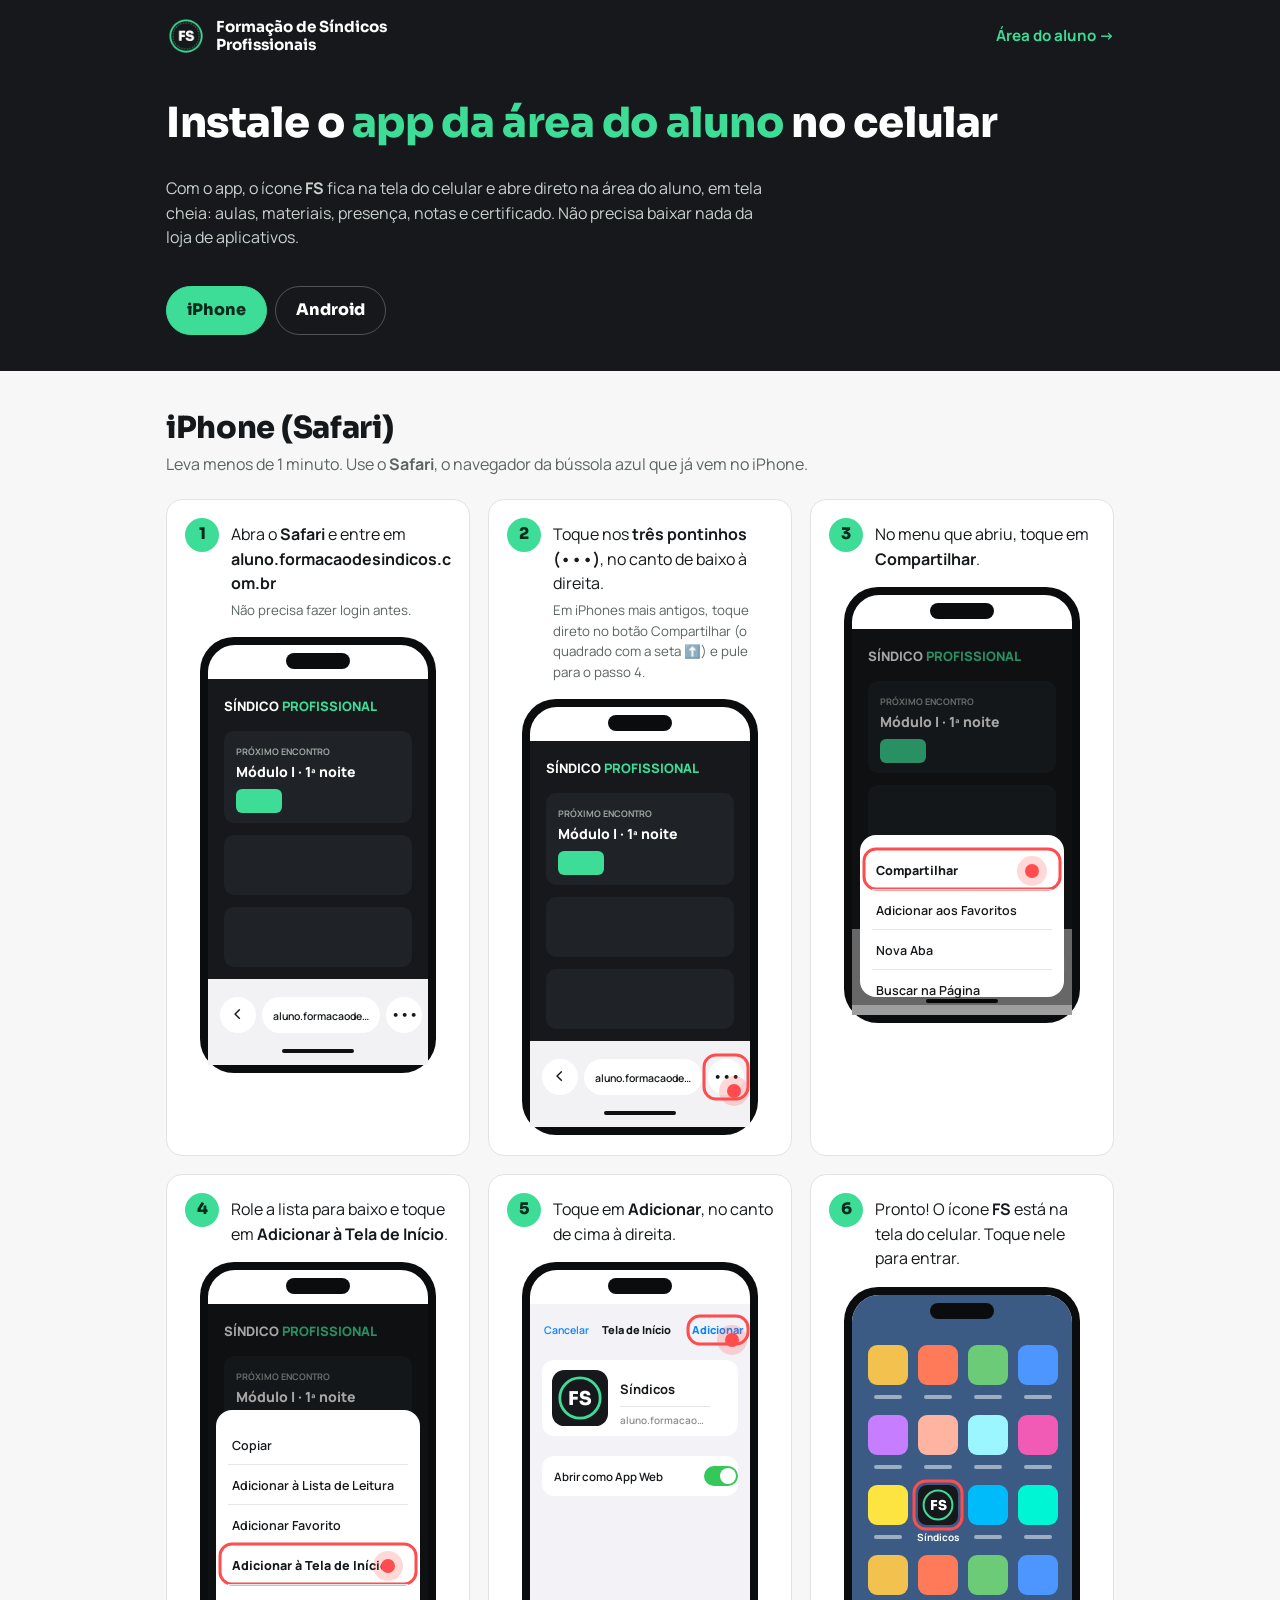
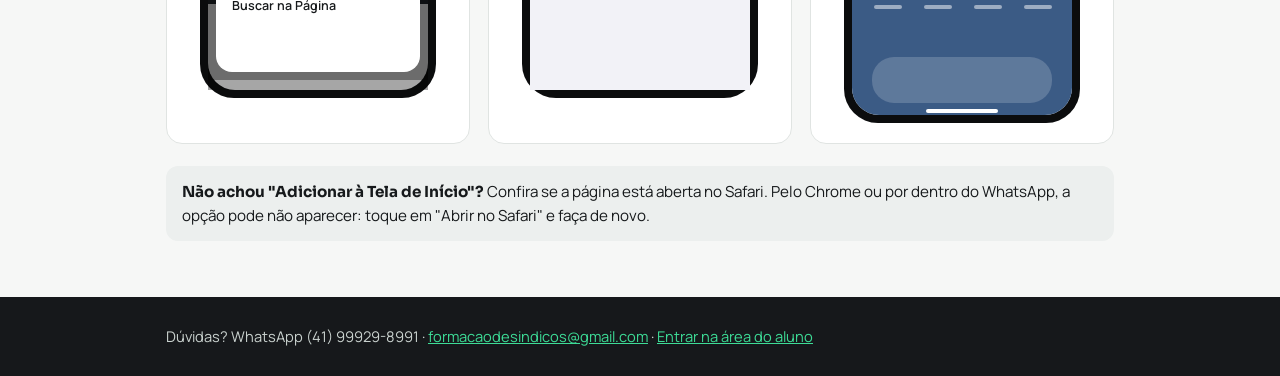
<file: instalar.html>
<!doctype html>
<html lang="pt-BR">
<head>
<meta charset="utf-8">
<meta name="viewport" content="width=device-width,initial-scale=1,viewport-fit=cover">
<title>Instalar o app · Formação de Síndicos</title>
<meta name="description" content="Passo a passo com imagens para instalar o app da área do aluno no iPhone e no Android.">
<link rel="manifest" href="manifest.webmanifest">
<meta name="theme-color" content="#16181B">
<link rel="apple-touch-icon" href="img/app/apple-touch-icon.png">
<link rel="icon" href="img/app/icon-192.png">
<link rel="preconnect" href="https://fonts.googleapis.com">
<link rel="preconnect" href="https://fonts.gstatic.com" crossorigin>
<link rel="stylesheet" href="https://fonts.googleapis.com/css2?family=Sora:wght@600;700;800&family=Manrope:wght@400;600;700&display=swap">
<style>
:root{--bg:#F6F7F6;--surface:#fff;--ink:#16191B;--muted:#5B6461;--line:#E0E4E2;--soft:#ECEFEE;--dark:#16181B;--green:#3DDC97;--green-ink:#13795B;
  --fd:"Sora","Segoe UI",Arial,sans-serif;--fb:"Manrope","Segoe UI",Roboto,Arial,sans-serif}
@media (prefers-color-scheme:dark){:root:not([data-theme="light"]){--bg:#0E1011;--surface:#16191B;--ink:#E8ECEA;--muted:#9BA6A2;--line:#2A2F33;--soft:#1D2124;--green-ink:#3DDC97}}
:root[data-theme="dark"]{--bg:#0E1011;--surface:#16191B;--ink:#E8ECEA;--muted:#9BA6A2;--line:#2A2F33;--soft:#1D2124;--green-ink:#3DDC97}
*{box-sizing:border-box}
body{margin:0;background:var(--bg);color:var(--ink);font-family:var(--fb);font-size:16px;line-height:1.55}
h1,h2,h3{font-family:var(--fd);line-height:1.15;margin:0;letter-spacing:-.01em}
.top{background:var(--dark);color:#fff}
.wrap{max-width:980px;margin:0 auto;padding:0 16px}
.bar{display:flex;align-items:center;justify-content:space-between;gap:12px;padding:16px 0}
.logo{display:flex;align-items:center;gap:10px;text-decoration:none;color:#fff}
.logo img{width:40px;height:40px;border-radius:9px}
.logo b{font-family:var(--fd);font-size:.95rem;line-height:1.2}
.bar a.voltar{color:var(--green);font-weight:700;text-decoration:none;font-size:.95rem}
.hero{padding:28px 0 36px;display:grid;gap:12px}
.hero h1{font-size:clamp(1.8rem,5vw,2.6rem);font-weight:800}
.hero h1 span{color:var(--green)}
.hero p{color:#C9D1CE;max-width:60ch}
.abas{display:flex;gap:8px;margin-top:8px;flex-wrap:wrap}
.abas button{font:inherit;font-weight:800;font-family:var(--fd);border-radius:999px;padding:11px 20px;border:1.5px solid rgba(255,255,255,.25);background:transparent;color:#fff;cursor:pointer}
.abas button[aria-selected="true"]{background:var(--green);border-color:var(--green);color:#062B1A}
main.wrap{padding-top:40px;padding-bottom:56px}
.tut[hidden]{display:none}
.tut>h2{font-size:clamp(1.4rem,3.4vw,1.9rem);font-weight:800;margin-bottom:6px}
.tut>p.sub{color:var(--muted);margin:0 0 22px}
.passos{display:grid;grid-template-columns:repeat(auto-fill,minmax(270px,1fr));gap:18px;list-style:none;margin:0;padding:0;counter-reset:p}
.passo{background:var(--surface);border:1px solid var(--line);border-radius:16px;padding:18px;display:flex;flex-direction:column;gap:14px;counter-increment:p}
.passo .txt{display:flex;gap:12px;align-items:flex-start}
.passo .txt:before{content:counter(p);flex:none;width:34px;height:34px;border-radius:50%;background:var(--green);color:#062B1A;font-family:var(--fd);font-weight:800;display:grid;place-items:center}
.passo .txt p{margin:4px 0 0;min-width:0;overflow-wrap:anywhere}
.passo .txt small{display:block;color:var(--muted);margin-top:4px}
.passo svg{width:100%;max-width:240px;height:auto;margin:0 auto;display:block}
.nota{margin-top:22px;background:var(--soft);border-radius:12px;padding:14px 16px;font-size:.95rem}
.nota b{font-family:var(--fd)}
footer{background:var(--dark);color:#C9D1CE;padding:28px 0;font-size:.92rem}
footer a{color:var(--green)}
</style>
</head>
<body>
<header class="top">
  <div class="wrap">
    <div class="bar">
      <a class="logo" href="entrar.html"><img src="img/app/icon-192.png" alt=""><b>Formação de Síndicos<br>Profissionais</b></a>
      <a class="voltar" href="entrar.html">Área do aluno →</a>
    </div>
    <div class="hero">
      <h1>Instale o <span>app da área do aluno</span> no celular</h1>
      <p>Com o app, o ícone <b>FS</b> fica na tela do celular e abre direto na área do aluno, em tela cheia: aulas, materiais, presença, notas e certificado. Não precisa baixar nada da loja de aplicativos.</p>
      <div class="abas" role="tablist">
        <button role="tab" id="ab-ios" aria-selected="true" aria-controls="ios">iPhone</button>
        <button role="tab" id="ab-and" aria-selected="false" aria-controls="android">Android</button>
      </div>
    </div>
  </div>
</header>

<main class="wrap">
  <section class="tut" id="ios" role="tabpanel" aria-labelledby="ab-ios">
    <h2>iPhone (Safari)</h2>
    <p class="sub">Leva menos de 1 minuto. Use o <b>Safari</b>, o navegador da bússola azul que já vem no iPhone.</p>
    <ol class="passos">
      <li class="passo"><div class="txt"><p>Abra o <b>Safari</b> e entre em <b>aluno.formacaodesindicos.com.br</b><small>Não precisa fazer login antes.</small></p></div><svg data-tela="ios1"></svg></li>
      <li class="passo"><div class="txt"><p>Toque nos <b>três pontinhos (•••)</b>, no canto de baixo à direita.<small>Em iPhones mais antigos, toque direto no botão Compartilhar (o quadrado com a seta ⬆️) e pule para o passo 4.</small></p></div><svg data-tela="ios2"></svg></li>
      <li class="passo"><div class="txt"><p>No menu que abriu, toque em <b>Compartilhar</b>.</p></div><svg data-tela="ios3"></svg></li>
      <li class="passo"><div class="txt"><p>Role a lista para baixo e toque em <b>Adicionar à Tela de Início</b>.</p></div><svg data-tela="ios4"></svg></li>
      <li class="passo"><div class="txt"><p>Toque em <b>Adicionar</b>, no canto de cima à direita.</p></div><svg data-tela="ios5"></svg></li>
      <li class="passo"><div class="txt"><p>Pronto! O ícone <b>FS</b> está na tela do celular. Toque nele para entrar.</p></div><svg data-tela="home"></svg></li>
    </ol>
    <div class="nota"><b>Não achou "Adicionar à Tela de Início"?</b> Confira se a página está aberta no Safari. Pelo Chrome ou por dentro do WhatsApp, a opção pode não aparecer: toque em "Abrir no Safari" e faça de novo.</div>
  </section>

  <section class="tut" id="android" role="tabpanel" aria-labelledby="ab-and" hidden>
    <h2>Android (Chrome)</h2>
    <p class="sub">Leva menos de 1 minuto. Use o <b>Chrome</b>, o navegador que já vem na maioria dos celulares Android.</p>
    <ol class="passos">
      <li class="passo"><div class="txt"><p>Abra o <b>Chrome</b> e entre em <b>aluno.formacaodesindicos.com.br</b></p></div><svg data-tela="and1"></svg></li>
      <li class="passo"><div class="txt"><p>Embaixo aparece o aviso <b>"Instale o app no celular"</b>. Toque em <b>Instalar</b>.<small>Se o aviso não aparecer, veja o caminho alternativo logo abaixo.</small></p></div><svg data-tela="and2"></svg></li>
      <li class="passo"><div class="txt"><p>Na janela do celular, toque em <b>Instalar</b> de novo.</p></div><svg data-tela="and3"></svg></li>
      <li class="passo"><div class="txt"><p>Pronto! O ícone <b>FS</b> está na tela do celular. Toque nele para entrar.</p></div><svg data-tela="homeA"></svg></li>
    </ol>
    <h3 style="margin:30px 0 14px;font-size:1.2rem">Caminho alternativo: pelo menu do Chrome</h3>
    <ol class="passos">
      <li class="passo"><div class="txt"><p>Toque nos <b>três pontinhos (⋮)</b>, no canto de cima à direita.</p></div><svg data-tela="and4"></svg></li>
      <li class="passo"><div class="txt"><p>Toque em <b>Instalar app</b> ou <b>Adicionar à tela inicial</b>. Depois confirme em <b>Instalar</b>.</p></div><svg data-tela="and5"></svg></li>
    </ol>
  </section>
</main>

<footer><div class="wrap">Dúvidas? WhatsApp (41) 99929-8991 · <a href="mailto:formacaodesindicos@gmail.com">formacaodesindicos@gmail.com</a> · <a href="entrar.html">Entrar na área do aluno</a></div></footer>

<script>
(function () {
  // Ilustrações das telas (desenhadas aqui, sem fotos)
  const G = '#3DDC97', D = '#16181B';
  const W = 240, H = 440;
  const t = (x, y, s, o = {}) => `<text x="${x}" y="${y}" font-family="Manrope,Arial,sans-serif" font-size="${o.fs || 12}" font-weight="${o.fw || 600}" fill="${o.c || '#16191B'}" text-anchor="${o.a || 'start'}">${s}</text>`;
  const r = (x, y, w, h, f, o = {}) => `<rect x="${x}" y="${y}" width="${w}" height="${h}" rx="${o.rx || 0}" fill="${f}" ${o.s ? `stroke="${o.s}" stroke-width="${o.sw || 1}"` : ''}/>`;
  const alvo = (x, y, w, h) => `<rect x="${x - 4}" y="${y - 4}" width="${w + 8}" height="${h + 8}" rx="12" fill="none" stroke="#FF4D4F" stroke-width="3"/>`;
  const dedo = (x, y) => `<g transform="translate(${x} ${y})"><circle r="15" fill="#FF4D4F" opacity=".22"/><circle r="7" fill="#FF4D4F"/></g>`;
  const icone = (x, y, s) => `<g transform="translate(${x} ${y})">${r(0, 0, s, s, D, { rx: s * .22 })}<circle cx="${s / 2}" cy="${s / 2}" r="${s * .36}" fill="none" stroke="${G}" stroke-width="${s * .05}"/><text x="${s / 2}" y="${s * .62}" text-anchor="middle" font-family="Sora,Arial,sans-serif" font-weight="800" font-size="${s * .34}" fill="#fff">FS</text></g>`;
  const moldura = (miolo, escuro) => `<svg viewBox="0 0 ${W} ${H}" xmlns="http://www.w3.org/2000/svg" role="img">
    ${r(2, 2, W - 4, H - 4, '#0B0C0D', { rx: 34 })}${r(10, 10, W - 20, H - 20, escuro ? '#101214' : '#fff', { rx: 27 })}
    ${miolo}${r(88, 18, 64, 16, '#0B0C0D', { rx: 8 })}</svg>`;
  const site = () => `${r(10, 44, W - 20, 300, '#16181B')}${t(26, 76, 'SÍNDICO', { c: '#fff', fw: 800, fs: 13 })}${t(84, 76, 'PROFISSIONAL', { c: G, fw: 800, fs: 13 })}
    ${r(26, 96, 188, 92, '#1F2327', { rx: 10 })}${t(38, 120, 'PRÓXIMO ENCONTRO', { c: '#9BA6A2', fs: 9, fw: 700 })}${t(38, 142, 'Módulo I · 1ª noite', { c: '#fff', fw: 800, fs: 14 })}${r(38, 154, 46, 24, G, { rx: 6 })}
    ${r(26, 200, 188, 60, '#1F2327', { rx: 10 })}${r(26, 272, 188, 60, '#1F2327', { rx: 10 })}`;
  const barraSafari = (marca) => `${r(10, 344, W - 20, 86, '#F2F2F4', { rx: 0 })}${r(22, 362, 36, 36, '#fff', { rx: 18 })}${t(40, 386, '‹', { a: 'middle', fs: 22, fw: 400 })}
    ${r(64, 362, 118, 36, '#fff', { rx: 18 })}${t(123, 385, 'aluno.formacaode…', { a: 'middle', fs: 10.5 })}${r(188, 362, 36, 36, '#fff', { rx: 18 })}${t(206, 384, '•••', { a: 'middle', fs: 13, fw: 800 })}
    ${marca ? alvo(188, 362, 36, 36) + dedo(214, 394) : ''}${r(84, 414, 72, 4, '#111', { rx: 2 })}`;
  const folha = (y, itens, i) => `${r(10, 44, W - 20, H - 54, 'rgba(0,0,0,.35)', { rx: 0 })}${r(10, 344, W - 20, 76, 'rgba(0,0,0,.35)', { rx: 0 })}${r(18, y, W - 36, H - y - 28, '#fff', { rx: 16 })}
    ${itens.map((s, k) => `${k ? r(30, y + 14 + k * 40, W - 60, 1, '#E5E5EA') : ''}${t(34, y + 40 + k * 40, s, { fs: 12.5, fw: k === i ? 800 : 600 })}${k === i ? alvo(26, y + 18 + k * 40, W - 52, 32) + dedo(W - 50, y + 36 + k * 40) : ''}`).join('')}`;
  const telaHome = (android) => {
    let s = r(10, 10, W - 20, H - 20, android ? '#1B3A4B' : '#3B5B85', { rx: 27 });
    const cores = ['#F2C14E', '#FF7A59', '#6BCB77', '#4D96FF', '#C77DFF', '#FFB4A2', '#9BF6FF', '#F15BB5', '#FEE440', '#00BBF9', '#00F5D4'];
    let k = 0;
    for (let l = 0; l < 4; l++) for (let c = 0; c < 4; c++) {
      const x = 26 + c * 50, y = 60 + l * 70;
      if (l === 2 && c === 1) { s += icone(x, y, 40) + alvo(x, y, 40, 40) + t(x + 20, y + 56, android ? 'Síndicos' : 'Síndicos', { c: '#fff', a: 'middle', fs: 10, fw: 700 }); continue; }
      s += r(x, y, 40, 40, cores[k++ % cores.length], { rx: android ? 20 : 9 }) + r(x + 6, y + 50, 28, 4, 'rgba(255,255,255,.5)', { rx: 2 });
    }
    return s + r(30, 372, W - 60, 46, 'rgba(255,255,255,.18)', { rx: 22 }) + r(84, 424, 72, 4, '#fff', { rx: 2 });
  };
  const chromeTopo = (marca) => `${r(10, 44, W - 20, 40, '#F1F3F4')}${r(20, 52, 170, 26, '#fff', { rx: 13 })}${t(34, 69, 'aluno.formacaodesindicos…', { fs: 10 })}${t(212, 72, '⋮', { a: 'middle', fs: 20, fw: 800 })}${marca ? alvo(200, 52, 24, 26) + dedo(214, 70) : ''}`;
  const siteA = () => `${chromeTopo(false)}${r(10, 84, W - 20, 300, '#16181B')}${t(26, 114, 'SÍNDICO', { c: '#fff', fw: 800, fs: 13 })}${t(84, 114, 'PROFISSIONAL', { c: G, fw: 800, fs: 13 })}
    ${r(26, 130, 188, 92, '#1F2327', { rx: 10 })}${t(38, 154, 'PRÓXIMO ENCONTRO', { c: '#9BA6A2', fs: 9, fw: 700 })}${t(38, 176, 'Módulo I · 1ª noite', { c: '#fff', fw: 800, fs: 14 })}${r(38, 188, 46, 24, G, { rx: 6 })}
    ${r(26, 234, 188, 60, '#1F2327', { rx: 10 })}${r(10, 384, W - 20, 46, '#fff', { rx: 0 })}${r(84, 416, 72, 4, '#111', { rx: 2 })}`;
  const convite = (marca) => `${r(18, 300, W - 36, 70, '#16181B', { rx: 14, s: '#2A2F33' })}${icone(28, 315, 38)}${t(74, 330, 'Instale o app', { c: '#fff', fw: 800, fs: 11.5 })}${t(74, 346, 'no celular', { c: '#fff', fw: 800, fs: 11.5 })}
    ${r(150, 318, 62, 32, G, { rx: 8 })}${t(181, 339, 'Instalar', { a: 'middle', fw: 800, fs: 11, c: '#062B1A' })}${marca ? alvo(150, 318, 62, 32) + dedo(200, 346) : ''}`;
  const telas = {
    ios1: () => moldura(site() + barraSafari(false)),
    ios2: () => moldura(site() + barraSafari(true)),
    ios3: () => moldura(site() + barraSafari(false) + folha(250, ['Compartilhar', 'Adicionar aos Favoritos', 'Nova Aba', 'Buscar na Página'], 0)),
    ios4: () => moldura(site() + folha(150, ['Copiar', 'Adicionar à Lista de Leitura', 'Adicionar Favorito', 'Adicionar à Tela de Início', 'Buscar na Página'], 3)),
    ios5: () => moldura(`${r(10, 44, W - 20, H - 54, '#F2F2F7')}${t(24, 74, 'Cancelar', { c: '#0A84FF', fs: 10.5 })}${t(116, 74, 'Tela de Início', { a: 'middle', fw: 800, fs: 11 })}${t(198, 74, 'Adicionar', { c: '#0A84FF', fw: 800, fs: 11, a: 'middle' })}${alvo(172, 60, 52, 20)}${dedo(212, 80)}
      ${r(22, 100, W - 44, 76, '#fff', { rx: 12 })}${icone(32, 110, 56)}${t(100, 134, 'Síndicos', { fs: 13, fw: 700 })}${r(100, 146, 90, 1, '#E5E5EA')}${t(100, 164, 'aluno.formacao…', { c: '#8E8E93', fs: 10 })}
      ${r(22, 196, W - 44, 40, '#fff', { rx: 12 })}${t(34, 221, 'Abrir como App Web', { fs: 11.5 })}${r(184, 206, 34, 20, '#34C759', { rx: 10 })}<circle cx="208" cy="216" r="8" fill="#fff"/>`),
    home: () => moldura(telaHome(false)),
    and1: () => moldura(siteA()),
    and2: () => moldura(siteA() + convite(true)),
    and3: () => moldura(siteA() + `${r(10, 44, W - 20, H - 54, 'rgba(0,0,0,.45)')}${r(26, 150, W - 52, 150, '#fff', { rx: 20 })}${t(42, 182, 'Instalar app?', { fw: 800, fs: 15 })}${icone(42, 198, 40)}${t(92, 214, 'Síndicos', { fw: 700, fs: 12 })}${t(92, 230, 'aluno.formacaodesindicos…', { fs: 9.5, c: '#5B6461' })}
      ${t(112, 280, 'Cancelar', { c: '#1A73E8', fw: 700, fs: 12, a: 'middle' })}${r(150, 262, 64, 28, '#1A73E8', { rx: 14 })}${t(182, 281, 'Instalar', { c: '#fff', fw: 800, fs: 12, a: 'middle' })}${alvo(150, 262, 64, 28)}${dedo(202, 288)}`),
    homeA: () => moldura(telaHome(true)),
    and4: () => moldura(siteA().replace(chromeTopo(false), chromeTopo(true))),
    and5: () => moldura(siteA() + `${r(98, 50, 132, 250, '#fff', { rx: 8, s: '#ddd' })}${['Nova guia', 'Histórico', 'Downloads', 'Favoritos', 'Compartilhar…', 'Instalar app', 'Configurações'].map((s, k) => t(110, 80 + k * 32, s, { fs: 11, fw: k === 5 ? 800 : 600 })).join('')}${alvo(102, 230, 124, 26)}${dedo(206, 248)}`),
  };
  document.querySelectorAll('svg[data-tela]').forEach((el) => { const f = telas[el.dataset.tela]; if (f) el.outerHTML = f(); });

  // Abas: abre no sistema do celular de quem está vendo
  const abas = { ios: document.getElementById('ab-ios'), android: document.getElementById('ab-and') };
  function mostra(q) { for (const k in abas) { abas[k].setAttribute('aria-selected', k === q); document.getElementById(k).hidden = k !== q; } }
  abas.ios.onclick = () => mostra('ios'); abas.android.onclick = () => mostra('android');
  const pedido = (location.hash || '').replace('#', '');
  if (pedido === 'android' || pedido === 'ios') mostra(pedido); else if (/Android/i.test(navigator.userAgent)) mostra('android');
})();
</script>
</body>
</html>
</file>
